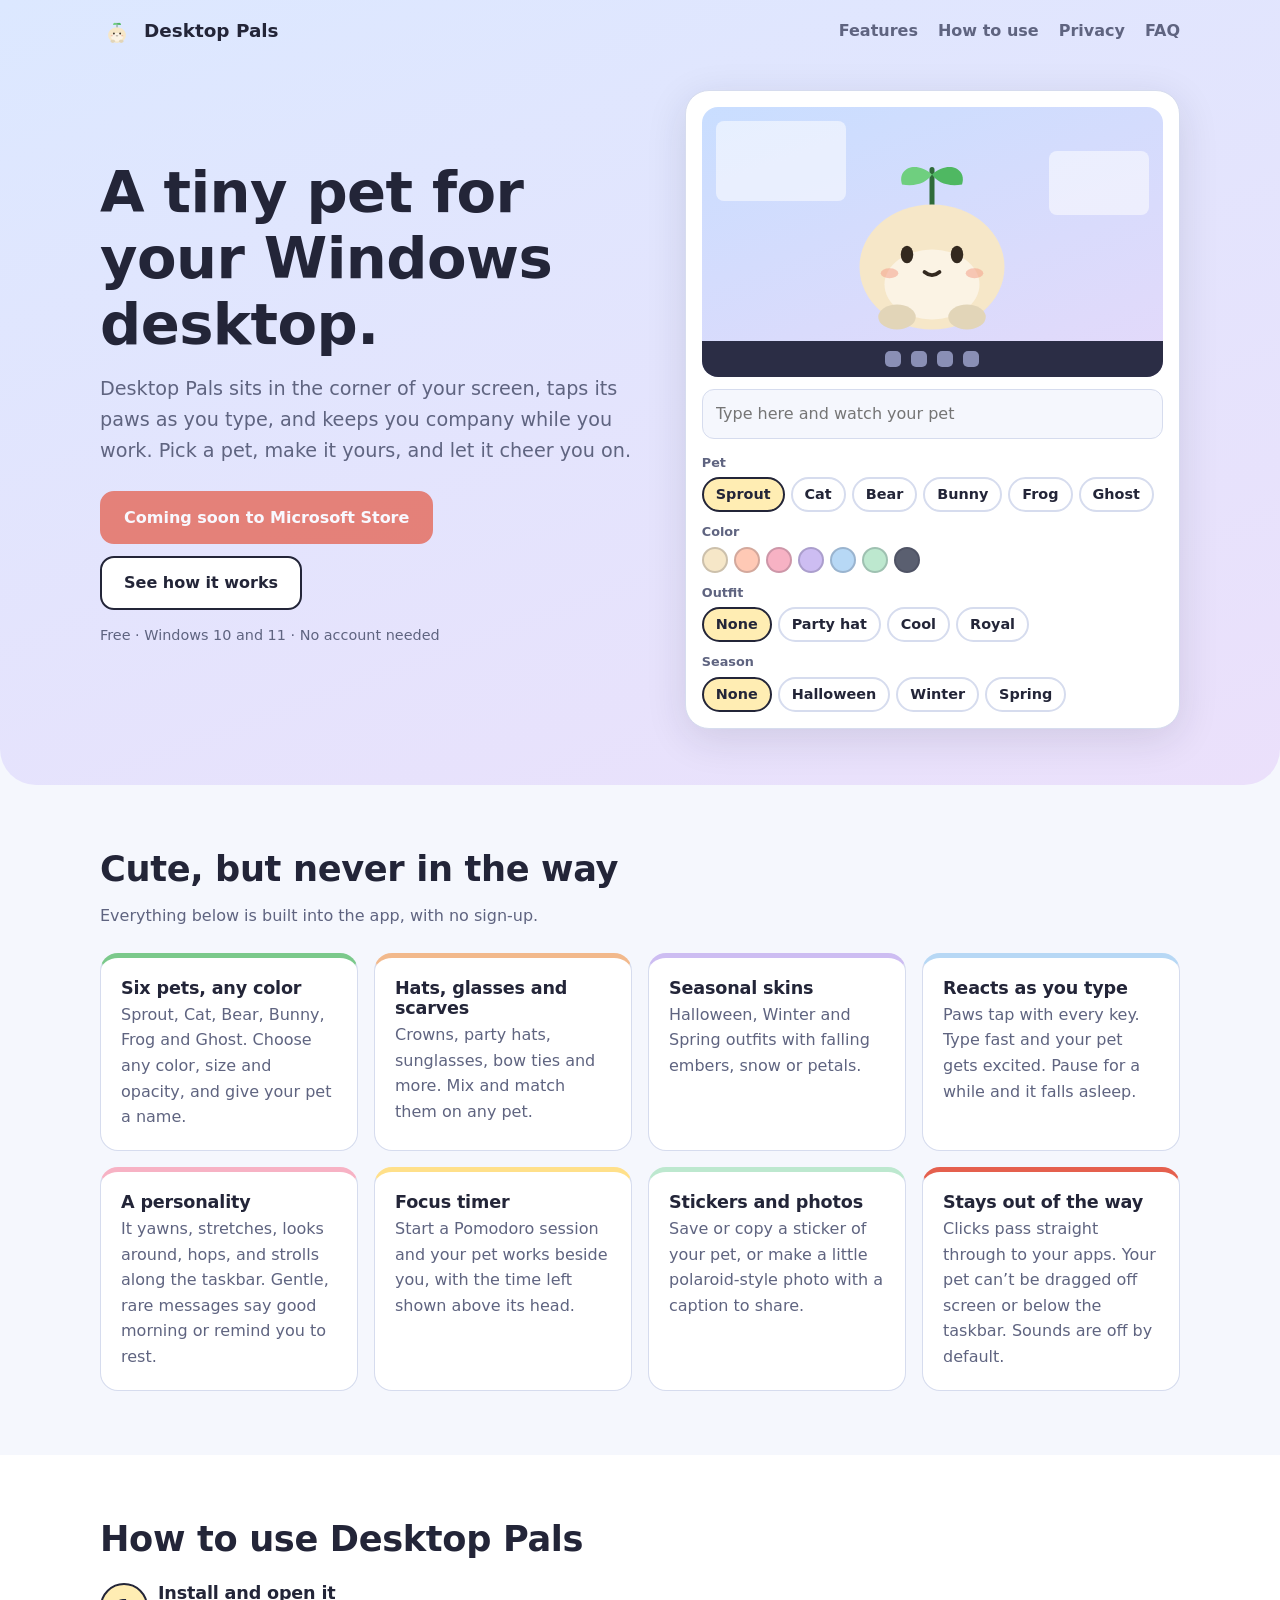
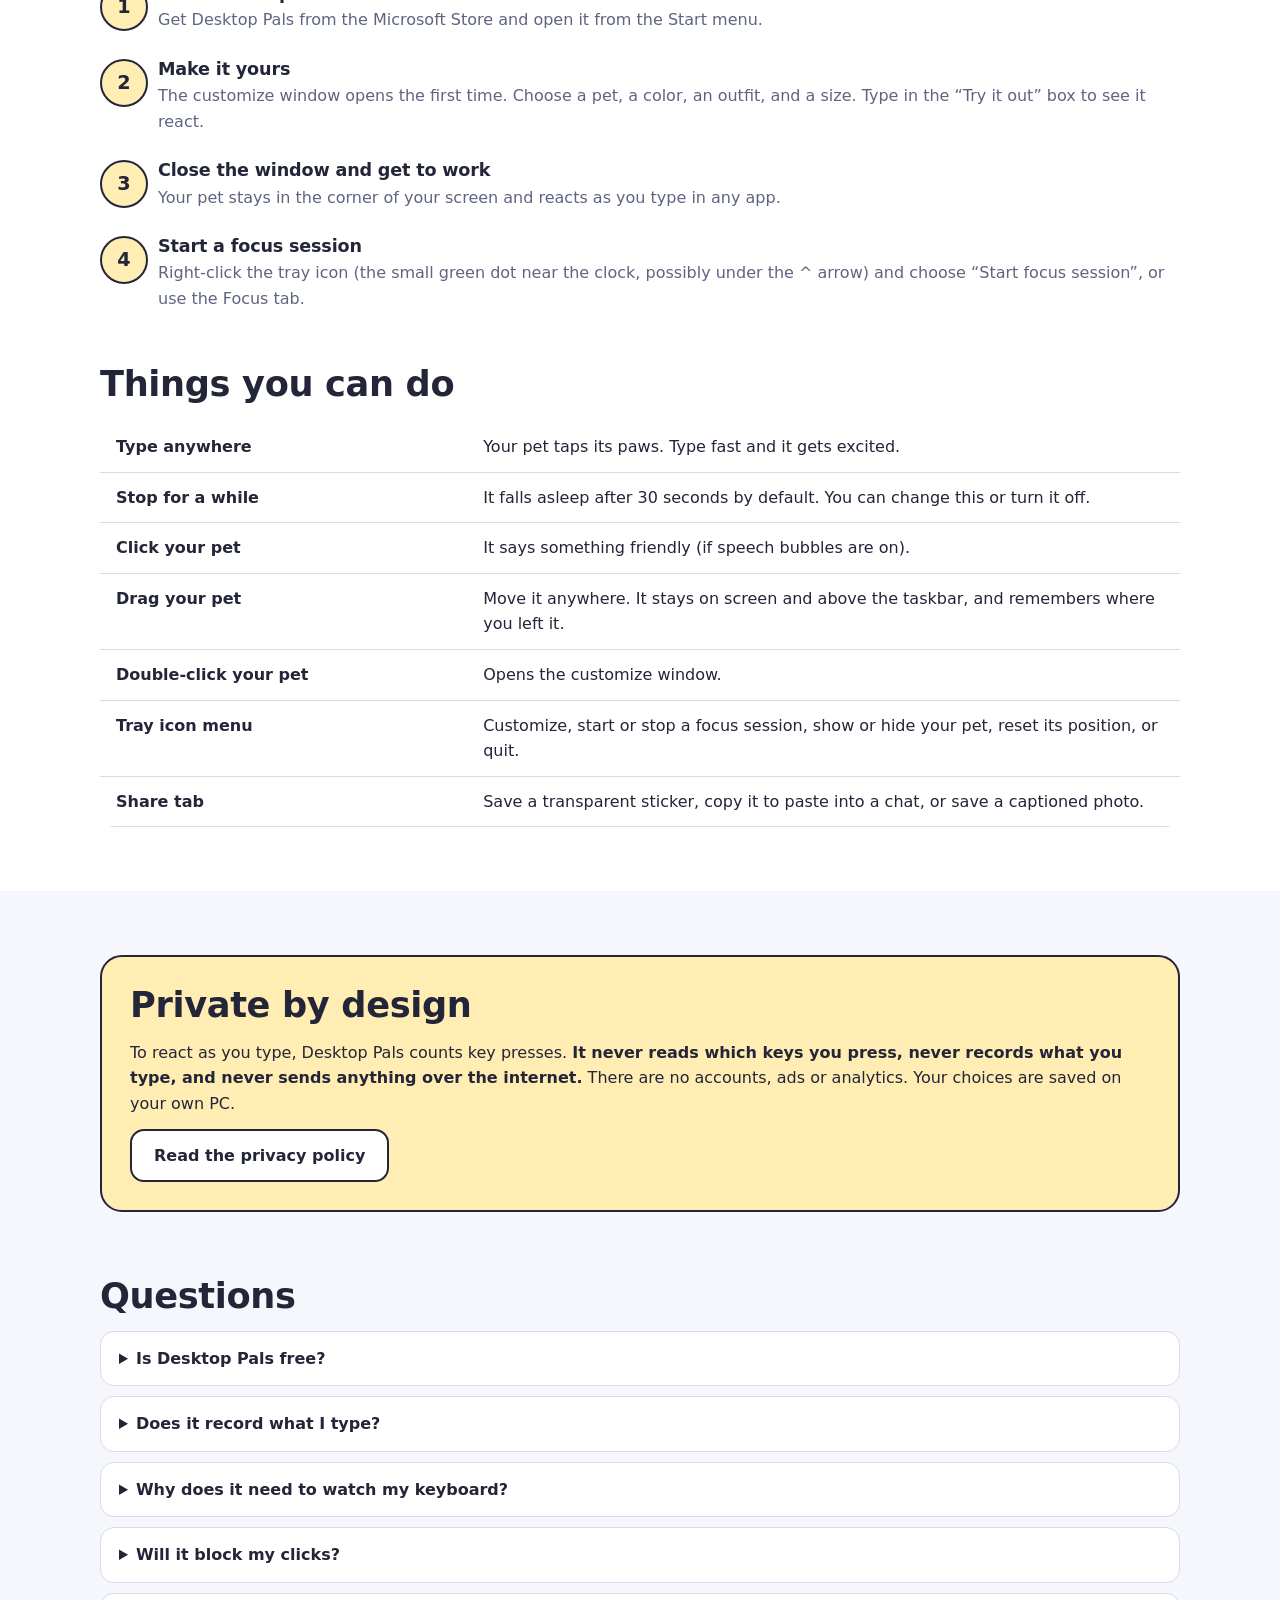
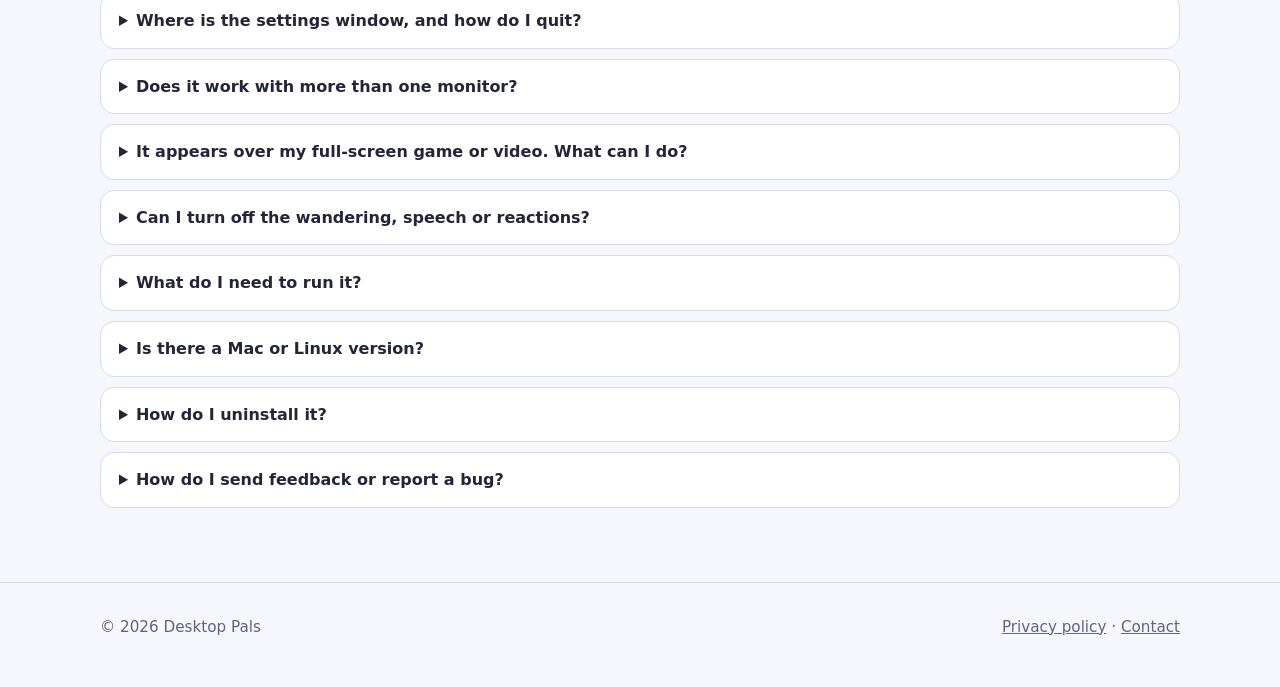
<file: index.html>
<!DOCTYPE html>
<html lang="en">
<head>
  <meta charset="utf-8">
  <meta name="viewport" content="width=device-width, initial-scale=1">
  <title>Desktop Pals: a tiny pet for your Windows desktop</title>
  <meta name="description" content="Desktop Pals is a free desktop pet for Windows that reacts as you type. Pick a pet, choose its color and outfit, and add a focus timer. Private by design.">
  <meta property="og:title" content="Desktop Pals: a tiny pet for your Windows desktop">
  <meta property="og:description" content="A small, friendly pet that taps its paws as you type. Six pets, any color, hats, a focus timer, and no tracking.">
  <meta property="og:image" content="assets/icon.png">
  <meta name="theme-color" content="#DCE8FF">
  <link rel="icon" href="assets/icon.png">
  <link rel="stylesheet" href="assets/pet.css">
  <link rel="stylesheet" href="site.css">
</head>
<body>
<header class="hero">
  <div class="wrap">
    <div class="nav">
      <a class="brand" href="#"><img src="assets/icon.png" alt="">Desktop Pals</a>
      <nav aria-label="Main">
        <a href="#features">Features</a><a href="#how">How to use</a><a href="#privacy">Privacy</a><a href="#faq">FAQ</a>
      </nav>
    </div>
    <div class="hero-grid">
      <div>
        <h1>A tiny pet for your Windows desktop.</h1>
        <p class="lead">Desktop Pals sits in the corner of your screen, taps its paws as you type, and keeps you company while you work. Pick a pet, make it yours, and let it cheer you on.</p>
        <div class="cta">
          <!-- Replace STORE_LINK with your Microsoft Store URL after approval -->
          <a class="btn primary" data-store href="STORE_LINK">Get it on Microsoft Store</a>
          <a class="btn" href="#how">See how it works</a>
        </div>
        <p class="fine">Free · Windows 10 and 11 · No account needed</p>
      </div>
      <div class="demo" aria-label="Live demo">
        <div class="stage">
          <div class="win w1"></div><div class="win w2"></div>
          <div id="demoPet"></div>
          <div class="taskbar"><span></span><span></span><span></span><span></span></div>
        </div>
        <input id="tryit" type="text" placeholder="Type here and watch your pet" autocomplete="off" aria-label="Type to try the demo">
        <div class="ctl"><b>Pet</b><div id="pets" class="chips"></div></div>
        <div class="ctl"><b>Color</b><div id="colors" class="chips"></div></div>
        <div class="ctl"><b>Outfit</b><div id="outfits" class="chips"></div></div>
        <div class="ctl"><b>Season</b><div id="seasons" class="chips"></div></div>
      </div>
    </div>
  </div>
</header>

<main>
<section id="features"><div class="wrap">
  <h2>Cute, but never in the way</h2>
  <p class="muted">Everything below is built into the app, with no sign-up.</p>
  <div class="grid">
    <div class="card" style="--c:#7BC98B"><h3>Six pets, any color</h3><p>Sprout, Cat, Bear, Bunny, Frog and Ghost. Choose any color, size and opacity, and give your pet a name.</p></div>
    <div class="card" style="--c:#F2B98C"><h3>Hats, glasses and scarves</h3><p>Crowns, party hats, sunglasses, bow ties and more. Mix and match them on any pet.</p></div>
    <div class="card" style="--c:#CDBDF2"><h3>Seasonal skins</h3><p>Halloween, Winter and Spring outfits with falling embers, snow or petals.</p></div>
    <div class="card" style="--c:#B7D8F5"><h3>Reacts as you type</h3><p>Paws tap with every key. Type fast and your pet gets excited. Pause for a while and it falls asleep.</p></div>
    <div class="card" style="--c:#F7B2C4"><h3>A personality</h3><p>It yawns, stretches, looks around, hops, and strolls along the taskbar. Gentle, rare messages say good morning or remind you to rest.</p></div>
    <div class="card" style="--c:#FFE08A"><h3>Focus timer</h3><p>Start a Pomodoro session and your pet works beside you, with the time left shown above its head.</p></div>
    <div class="card" style="--c:#BDE8CF"><h3>Stickers and photos</h3><p>Save or copy a sticker of your pet, or make a little polaroid-style photo with a caption to share.</p></div>
    <div class="card" style="--c:#E5604E"><h3>Stays out of the way</h3><p>Clicks pass straight through to your apps. Your pet can’t be dragged off screen or below the taskbar. Sounds are off by default.</p></div>
  </div>
</div></section>

<section id="how" style="background:var(--card)"><div class="wrap">
  <h2>How to use Desktop Pals</h2>
  <ol class="steps">
    <li><div><h3>Install and open it</h3><p class="muted">Get Desktop Pals from the Microsoft Store and open it from the Start menu.</p></div></li>
    <li><div><h3>Make it yours</h3><p class="muted">The customize window opens the first time. Choose a pet, a color, an outfit, and a size. Type in the “Try it out” box to see it react.</p></div></li>
    <li><div><h3>Close the window and get to work</h3><p class="muted">Your pet stays in the corner of your screen and reacts as you type in any app.</p></div></li>
    <li><div><h3>Start a focus session</h3><p class="muted">Right-click the tray icon (the small green dot near the clock, possibly under the ^ arrow) and choose “Start focus session”, or use the Focus tab.</p></div></li>
  </ol>
  <h2 style="margin-top:40px">Things you can do</h2>
  <table>
    <tr><th>Type anywhere</th><td>Your pet taps its paws. Type fast and it gets excited.</td></tr>
    <tr><th>Stop for a while</th><td>It falls asleep after 30 seconds by default. You can change this or turn it off.</td></tr>
    <tr><th>Click your pet</th><td>It says something friendly (if speech bubbles are on).</td></tr>
    <tr><th>Drag your pet</th><td>Move it anywhere. It stays on screen and above the taskbar, and remembers where you left it.</td></tr>
    <tr><th>Double-click your pet</th><td>Opens the customize window.</td></tr>
    <tr><th>Tray icon menu</th><td>Customize, start or stop a focus session, show or hide your pet, reset its position, or quit.</td></tr>
    <tr><th>Share tab</th><td>Save a transparent sticker, copy it to paste into a chat, or save a captioned photo.</td></tr>
  </table>
</div></section>

<section id="privacy"><div class="wrap"><div class="callout">
  <h2>Private by design</h2>
  <p>To react as you type, Desktop Pals counts key presses. <strong>It never reads which keys you press, never records what you type, and never sends anything over the internet.</strong> There are no accounts, ads or analytics. Your choices are saved on your own PC.</p>
  <a class="btn" href="privacy.html">Read the privacy policy</a>
</div></div></section>

<section id="faq" style="padding-top:0"><div class="wrap">
  <h2>Questions</h2>
  <details><summary>Is Desktop Pals free?</summary><p>Yes. There are no ads, accounts, or in-app purchases.</p></details>
  <details><summary>Does it record what I type?</summary><p>No. It only counts that a key was pressed so your pet can animate. It cannot tell which key it was, and nothing about your typing is stored or sent anywhere.</p></details>
  <details><summary>Why does it need to watch my keyboard?</summary><p>So your pet can react when you type in any app, not just its own window. The listener only counts presses.</p></details>
  <details><summary>Will it block my clicks?</summary><p>No. Clicks pass straight through to the apps underneath. Only the pet itself can be clicked or dragged.</p></details>
  <details><summary>Where is the settings window, and how do I quit?</summary><p>Double-click your pet, or find the small green dot in the system tray near the clock (it may be under the ^ arrow). Right-click it for the menu, which includes Quit.</p></details>
  <details><summary>Does it work with more than one monitor?</summary><p>Yes. Drag it to any screen. It stays on screen and above that screen’s taskbar.</p></details>
  <details><summary>It appears over my full-screen game or video. What can I do?</summary><p>Your pet floats above other windows. Right-click the tray icon and untick “Show pet” while you play or watch, then tick it again afterwards.</p></details>
  <details><summary>Can I turn off the wandering, speech or reactions?</summary><p>Yes. The Behavior tab lets you switch off idle antics, strolling, speech bubbles and gentle reactions. Sounds are off until you turn them on.</p></details>
  <details><summary>What do I need to run it?</summary><p>A PC running Windows 10 or 11.</p></details>
  <details><summary>Is there a Mac or Linux version?</summary><p>Not yet. Desktop Pals is Windows only for now.</p></details>
  <details><summary>How do I uninstall it?</summary><p>Open Windows Settings, go to Apps, find Desktop Pals, and choose Uninstall.</p></details>
  <details><summary>How do I send feedback or report a bug?</summary><p>Email <a href="mailto:workwithadibaa@gmail.com">workwithadibaa@gmail.com</a>. We’d love to hear which pet you picked.</p></details>
</div></section>
</main>

<footer><div class="wrap">
  <span>© 2026 Desktop Pals</span>
  <span><a href="privacy.html">Privacy policy</a> · <a href="mailto:workwithadibaa@gmail.com">Contact</a></span>
</div></footer>

<script src="assets/pets.js"></script>
<script src="assets/pet-view.js"></script>
<script src="site.js"></script>
</body>
</html>
</file>
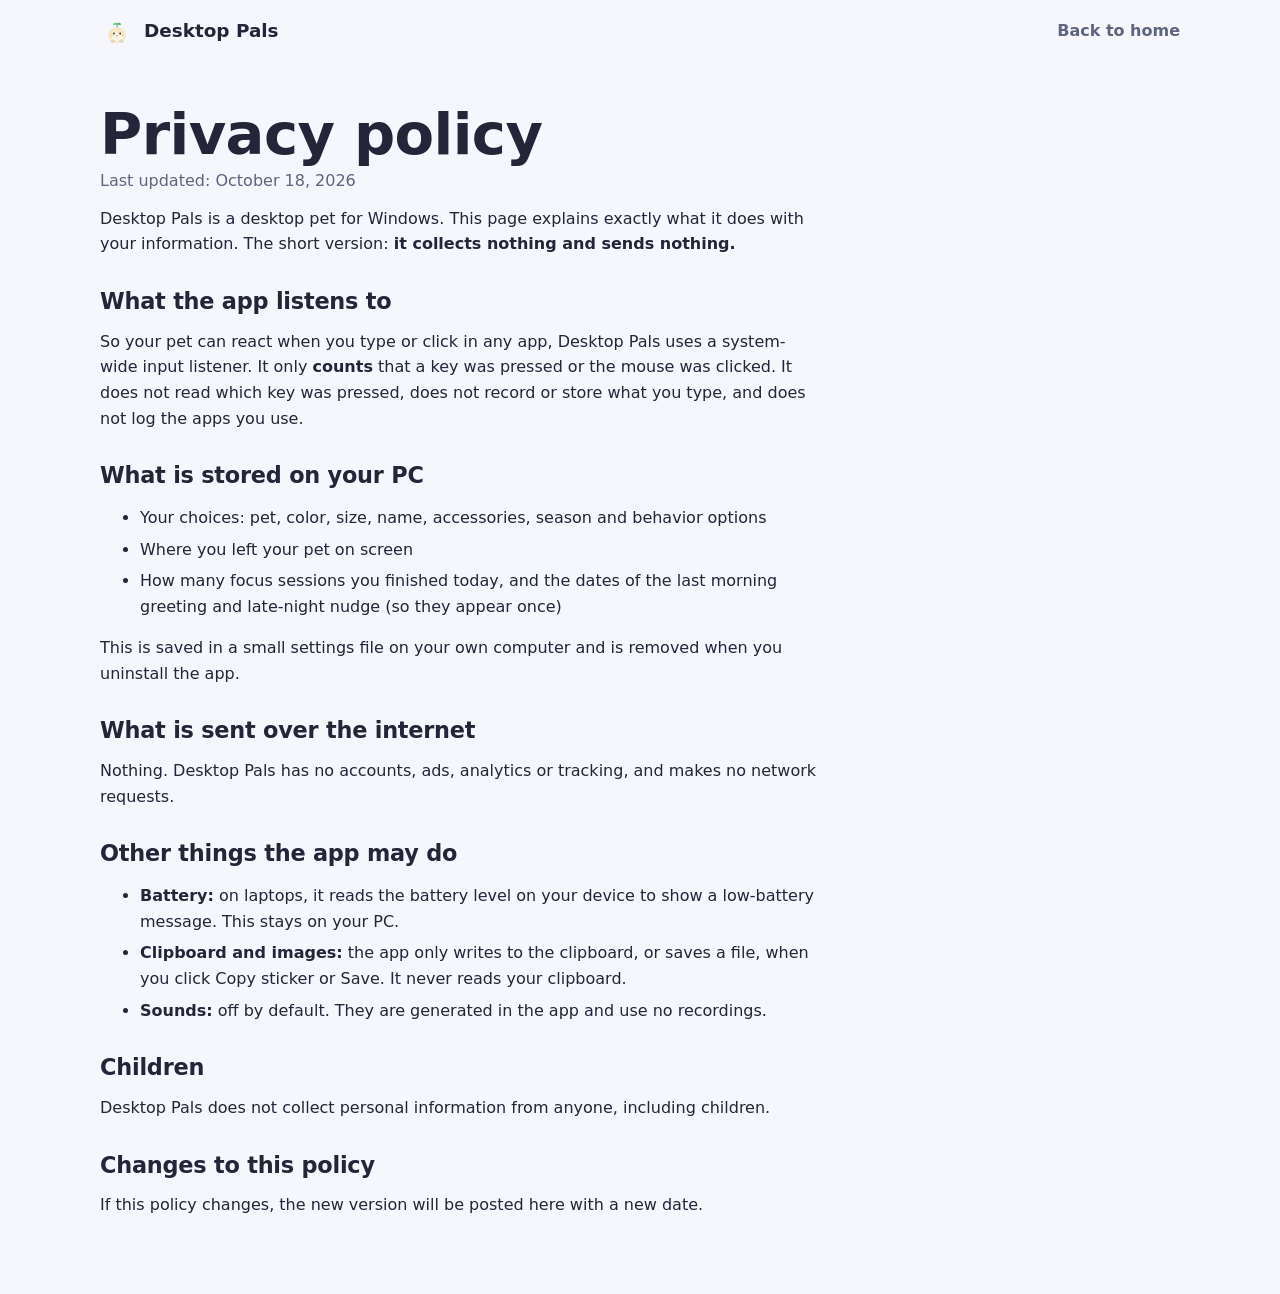
<file: privacy.html>
<!DOCTYPE html>
<html lang="en">
<head>
  <meta charset="utf-8">
  <meta name="viewport" content="width=device-width, initial-scale=1">
  <title>Privacy policy · Desktop Pals</title>
  <meta name="description" content="Desktop Pals counts key presses to animate your pet. It never records what you type and sends no data anywhere.">
  <link rel="icon" href="assets/icon.png">
  <link rel="stylesheet" href="site.css">
</head>
<body>
<div class="wrap">
  <div class="nav"><a class="brand" href="index.html"><img src="assets/icon.png" alt="">Desktop Pals</a><nav aria-label="Main"><a href="index.html">Back to home</a></nav></div>
  <article class="doc">
    <h1>Privacy policy</h1>
    <p class="muted">Last updated: October 18, 2026</p>
    <p>Desktop Pals is a desktop pet for Windows. This page explains exactly what it does with your information. The short version: <strong>it collects nothing and sends nothing.</strong></p>

    <h2>What the app listens to</h2>
    <p>So your pet can react when you type or click in any app, Desktop Pals uses a system-wide input listener. It only <strong>counts</strong> that a key was pressed or the mouse was clicked. It does not read which key was pressed, does not record or store what you type, and does not log the apps you use.</p>

    <h2>What is stored on your PC</h2>
    <ul>
      <li>Your choices: pet, color, size, name, accessories, season and behavior options</li>
      <li>Where you left your pet on screen</li>
      <li>How many focus sessions you finished today, and the dates of the last morning greeting and late-night nudge (so they appear once)</li>
    </ul>
    <p>This is saved in a small settings file on your own computer and is removed when you uninstall the app.</p>

    <h2>What is sent over the internet</h2>
    <p>Nothing. Desktop Pals has no accounts, ads, analytics or tracking, and makes no network requests.</p>

    <h2>Other things the app may do</h2>
    <ul>
      <li><strong>Battery:</strong> on laptops, it reads the battery level on your device to show a low-battery message. This stays on your PC.</li>
      <li><strong>Clipboard and images:</strong> the app only writes to the clipboard, or saves a file, when you click Copy sticker or Save. It never reads your clipboard.</li>
      <li><strong>Sounds:</strong> off by default. They are generated in the app and use no recordings.</li>
    </ul>

    <h2>Children</h2>
    <p>Desktop Pals does not collect personal information from anyone, including children.</p>

    <h2>Changes to this policy</h2>
    <p>If this policy changes, the new version will be posted here with a new date.</p>

  </article>
</div>
</body>
</html>
</file>
<file: assets/pet.css>
/* ---- the pet ---- */
.pet {
  position: absolute;
  left: 50%;
  transform: translateX(-50%);
  width: calc(160px * var(--s, 1));
  height: calc(150px * var(--s, 1));
  cursor: grab;
  user-select: none;
  -webkit-user-select: none;
}
.pet:active { cursor: grabbing; }

.art { position: relative; width: 100%; height: 100%; transform-origin: 50% 100%; }
.art.flip { transform: scaleX(-1); }
.art svg {
  display: block;
  width: 100%;
  height: 100%;
  overflow: visible;
  transform-origin: 50% 100%;
  animation: breathe 3.2s ease-in-out infinite;
}
@keyframes breathe { 50% { transform: scale(1.02, .98); } }

/* ---- svg parts (colors come from CSS variables) ---- */
.body { fill: var(--body); }
.belly { fill: var(--belly); }
.paw { fill: var(--paw); }
.accent { fill: var(--accent); }
.ink { fill: var(--ink); }
.eye-white { fill: #fff; }
.pupil { fill: #33291F; }
.cheek { fill: #F4A08A; opacity: .55; }
.ink-stroke { fill: none; stroke: var(--ink); stroke-width: 3; stroke-linecap: round; stroke-linejoin: round; }
.whisker { fill: none; stroke: var(--ink); stroke-width: 2; stroke-linecap: round; opacity: .45; }

/* ---- accessories ---- */
.acc { fill: var(--acc); }
.acc-dark { fill: var(--acc-dark); }
.acc-light { fill: var(--acc-light); }
.acc-soft { fill: var(--acc); opacity: .6; }
.acc-stroke { fill: none; stroke: var(--acc); stroke-width: 3; stroke-linecap: round; stroke-linejoin: round; }
.acc-line { fill: none; stroke: var(--acc-dark); stroke-width: 2; stroke-linecap: round; }
.acc-band { fill: none; stroke: var(--acc); stroke-width: 7; stroke-linecap: round; }
.lens { fill: #fff; opacity: .25; }
.has-hat .sprout-part { display: none; }   /* the sprout makes way for a hat */

/* ---- eyes ---- */
.eyes { transition: transform .35s ease; }
.eyes-closed { display: none; }
.pet[data-mood="sleep"] .eyes,
.pet[data-act="yawn"] .eyes,
.pet[data-act="stretch"] .eyes { display: none; }
.pet[data-mood="sleep"] .eyes-closed,
.pet[data-act="yawn"] .eyes-closed,
.pet[data-act="stretch"] .eyes-closed { display: block; }
.eye { transform-box: fill-box; transform-origin: center; animation: blink 5s infinite; }
@keyframes blink { 0%, 94%, 100% { transform: scaleY(1); } 97% { transform: scaleY(.1); } }

/* ---- paws tap on each key ---- */
.paw { transition: transform .06s ease-out; transform-box: fill-box; transform-origin: center; }
.paw.down { transform: translateY(-14px); }

/* ---- moods ---- */
.pet[data-mood="typing"] .art svg { animation: bob .25s ease-in-out infinite; }
.pet[data-mood="fire"] .art svg { animation: bob .15s ease-in-out infinite; }
.pet[data-mood="sleep"] .art svg { animation-duration: 5s; }
@keyframes bob { 50% { transform: translateY(-3px) rotate(-1deg); } }

/* ---- idle personality (acts) ---- */
.yawn { display: none; }
.pet[data-act="yawn"] .yawn { display: block; }
.pet[data-act="look-left"] .eyes { transform: translateX(-4px); }
.pet[data-act="look-right"] .eyes { transform: translateX(4px); }
.pet[data-act="yawn"] .art svg { animation: yawn 2s ease-in-out; }
.pet[data-act="stretch"] .art svg { animation: stretch 1.5s ease-in-out; }
.pet[data-act="stretch"] .paw { transform: translateY(-24px); }
.pet[data-act="hop"] .art svg { animation: hop .5s ease-out 2; }
.pet[data-act="walk"] .art svg { animation: waddle .5s ease-in-out infinite; }
@keyframes yawn { 30%, 70% { transform: scale(.97, 1.07); } }
@keyframes stretch { 35%, 65% { transform: scale(.93, 1.12); } }
@keyframes hop { 40% { transform: translateY(-16px); } }
@keyframes waddle {
  0%, 100% { transform: rotate(-4deg) translateY(0); }
  50% { transform: rotate(4deg) translateY(-5px); }
}

.glow {
  position: absolute;
  inset: 15% -8% -4% -8%;
  border-radius: 50%;
  background: radial-gradient(circle, rgba(255,140,40,.65), rgba(255,90,20,0) 70%);
  opacity: 0;
  transition: opacity .25s;
  pointer-events: none;
}
.pet[data-mood="fire"] .glow { opacity: 1; animation: flicker .3s infinite alternate; }
@keyframes flicker { to { transform: scale(1.08); opacity: .75; } }

.zzz {
  position: absolute;
  top: 0;
  right: -4%;
  font-weight: 600;
  font-size: max(9px, calc(15px * var(--s, 1)));
  letter-spacing: 2px;
  color: #6b7a99;
  opacity: 0;
  pointer-events: none;
}
.pet[data-mood="sleep"] .zzz { opacity: 1; animation: float 2.4s ease-in-out infinite; }
@keyframes float { 50% { transform: translateY(-6px); } }

/* ---- speech bubble and focus timer pill ---- */
.bubble {
  position: absolute;
  bottom: calc(100% + 4px);
  left: 50%;
  transform: translateX(-50%);
  width: max-content;
  max-width: 200px;
  padding: 7px 11px;
  font: 13px/1.35 "Segoe UI", system-ui, sans-serif;
  color: #33291f;
  text-align: center;
  background: #fffdf5;
  border: 2px solid #33291f;
  border-radius: 12px;
  pointer-events: none;
  z-index: 5;
  animation: pop .18s ease-out;
}
.bubble[hidden] { display: none; }
@keyframes pop { from { transform: translateX(-50%) scale(.85); opacity: 0; } }

.focus-pill {
  position: absolute;
  bottom: calc(100% + 3px);
  left: 50%;
  transform: translateX(-50%);
  padding: 1px 9px;
  font: 600 11px/1.6 "Segoe UI", system-ui, sans-serif;
  color: #33291f;
  white-space: nowrap;
  background: #FFD9D2;
  border: 2px solid #33291f;
  border-radius: 999px;
  pointer-events: none;
  z-index: 4;
}
.focus-pill[hidden] { display: none; }
.pet[data-focus="break"] .focus-pill { background: #D3F0DC; }
.pet[data-focus] .bubble { bottom: calc(100% + 30px); }

/* ---- seasonal particles ---- */
.fx { position: absolute; inset: -35% -55% 0 -55%; pointer-events: none; overflow: hidden; }
.fx i {
  position: absolute;
  display: block;
  left: var(--x);
  top: -5%;
  width: var(--sz);
  height: var(--sz);
  opacity: 0;
}
.fx[data-fx="snow"] i {
  background: #fff;
  border-radius: 50%;
  box-shadow: 0 0 3px rgba(80, 100, 160, .5);
  animation: fall var(--dur) linear var(--delay) infinite;
}
.fx[data-fx="petal"] i {
  width: calc(var(--sz) * 1.5);
  height: var(--sz);
  background: #F9B4CE;
  border-radius: 80% 20% 80% 20%;
  animation: fall var(--dur) linear var(--delay) infinite, sway 2.6s ease-in-out var(--delay) infinite alternate;
}
.fx[data-fx="ember"] i {
  top: 100%;
  background: radial-gradient(circle, #FFD08A, #FF8A2B);
  border-radius: 50%;
  box-shadow: 0 0 6px rgba(255, 140, 40, .8);
  animation: rise var(--dur) ease-out var(--delay) infinite;
}
@keyframes fall { 0% { top: -5%; opacity: 0; } 10% { opacity: .95; } 100% { top: 100%; opacity: 0; } }
@keyframes rise { 0% { top: 100%; opacity: 0; } 20% { opacity: .95; } 100% { top: 5%; opacity: 0; } }
@keyframes sway { from { margin-left: -8px; transform: rotate(-30deg); } to { margin-left: 8px; transform: rotate(40deg); } }

@media (prefers-reduced-motion: reduce) {
  .art svg, .eye, .glow, .zzz, .fx i { animation: none !important; }
}
</file>
<file: site.css>
:root {
  color-scheme: light dark;
  --bg: #F5F7FD; --card: #FFFFFF; --ink: #232538; --muted: #5F6480; --line: #D6DCEE;
  --pick: #FFEDB3; --accent: #E5604E; --hero: linear-gradient(160deg, #DCE8FF, #EBE0FB);
}
@media (prefers-color-scheme: dark) {
  :root { --bg: #171826; --card: #212339; --ink: #F1F2FA; --muted: #A5A9C4; --line: #353859;
          --pick: #4A4224; --accent: #FF8573; --hero: linear-gradient(160deg, #23294A, #2F2650); }
}
* { box-sizing: border-box; }
html { scroll-behavior: smooth; }
body { margin: 0; background: var(--bg); color: var(--ink);
  font: 16px/1.6 "Segoe UI Variable Text", "Segoe UI", system-ui, sans-serif; }
a { color: inherit; }
.wrap { width: min(1080px, 100% - 40px); margin-inline: auto; }
h1, h2, h3 { font-family: "Segoe UI Variable Display", "Segoe UI", system-ui, sans-serif; line-height: 1.15; letter-spacing: -.01em; margin: 0; }
h1 { font-size: clamp(2.2rem, 5vw, 3.6rem); }
h2 { font-size: clamp(1.6rem, 3vw, 2.2rem); margin-bottom: 14px; }
h3 { font-size: 1.1rem; margin-bottom: 4px; }
p { margin: 0 0 12px; }
.muted { color: var(--muted); }
section { padding: 64px 0; }

/* nav */
.nav { display: flex; align-items: center; justify-content: space-between; gap: 16px; padding: 14px 0; flex-wrap: wrap; }
.brand { display: flex; align-items: center; gap: 10px; font-weight: 700; font-size: 1.15rem; text-decoration: none; }
.brand img { width: 34px; height: 34px; }
.nav nav { display: flex; gap: 20px; align-items: center; flex-wrap: wrap; }
.nav nav a { text-decoration: none; color: var(--muted); font-weight: 600; }
.nav nav a:hover { color: var(--ink); }

/* buttons */
.btn { display: inline-block; padding: 12px 22px; font: inherit; font-weight: 700; text-decoration: none; color: var(--ink);
  background: var(--card); border: 2px solid var(--ink); border-radius: 14px; cursor: pointer; }
.btn.primary { background: var(--accent); border-color: var(--accent); color: #fff; }
.btn[aria-disabled="true"] { opacity: .75; cursor: default; }
.btn.small { padding: 8px 16px; }

/* hero */
.hero { background: var(--hero); border-radius: 0 0 36px 36px; padding-bottom: 56px; }
.hero-grid { display: grid; grid-template-columns: 1.1fr 1fr; gap: 40px; align-items: center; padding-top: 28px; }
.hero p.lead { font-size: 1.2rem; color: var(--muted); margin: 16px 0 24px; max-width: 34em; }
.cta { display: flex; gap: 12px; flex-wrap: wrap; }
.fine { margin-top: 14px; font-size: .9rem; color: var(--muted); }

/* live demo */
.demo { background: var(--card); border: 1px solid var(--line); border-radius: 24px; padding: 16px; box-shadow: 0 10px 40px rgba(35,37,56,.12); }
.stage { position: relative; height: 270px; overflow: hidden; border-radius: 16px; background: linear-gradient(160deg, #C9DEFF, #E4D9FA); }
.stage .win { position: absolute; background: rgba(255,255,255,.55); border-radius: 8px; }
.stage .w1 { left: 14px; top: 14px; width: 130px; height: 80px; } .stage .w2 { right: 14px; top: 44px; width: 100px; height: 64px; }
.stage .pet { bottom: 38px; cursor: pointer; }
.taskbar { position: absolute; inset: auto 0 0 0; height: 36px; background: #2B2D45; display: flex; justify-content: center; align-items: center; gap: 10px; z-index: 2; }
.taskbar span { width: 16px; height: 16px; border-radius: 5px; background: #8A8FB5; }
.demo input[type="text"] { width: 100%; margin: 12px 0 4px; padding: 11px 13px; font: inherit; color: var(--ink); background: var(--bg); border: 1px solid var(--line); border-radius: 12px; }
.ctl { margin-top: 10px; }
.ctl b { display: block; font-size: .8rem; color: var(--muted); margin-bottom: 4px; }
.chips { display: flex; flex-wrap: wrap; gap: 6px; }
.chip { padding: 4px 12px; font: inherit; font-size: .9rem; font-weight: 600; color: var(--ink); background: var(--card); border: 2px solid var(--line); border-radius: 999px; cursor: pointer; }
.chip[aria-pressed="true"] { background: var(--pick); border-color: var(--ink); }
.dot { width: 26px; height: 26px; padding: 0; border-radius: 50%; border: 2px solid rgba(35,37,56,.2); cursor: pointer; }
.dot[aria-pressed="true"] { outline: 3px solid var(--ink); outline-offset: 2px; }

/* features, steps, faq */
.grid { display: grid; grid-template-columns: repeat(auto-fit, minmax(240px, 1fr)); gap: 16px; margin-top: 24px; }
.card { background: var(--card); border: 1px solid var(--line); border-radius: 18px; padding: 20px; border-top: 5px solid var(--c, var(--accent)); }
.card p { color: var(--muted); margin: 0; }
.steps { counter-reset: s; list-style: none; padding: 0; margin: 24px 0 0; display: grid; gap: 14px; }
.steps li { counter-increment: s; display: grid; grid-template-columns: 44px 1fr; gap: 14px; align-items: start; }
.steps li::before { content: counter(s); display: grid; place-items: center; width: 44px; height: 44px; font-weight: 800; font-size: 1.2rem;
  background: var(--pick); border: 2px solid var(--ink); border-radius: 50%; }
table { width: 100%; border-collapse: collapse; margin-top: 18px; background: var(--card); border-radius: 14px; overflow: hidden; }
th, td { text-align: left; padding: 12px 16px; border-bottom: 1px solid var(--line); vertical-align: top; }
th { width: 34%; font-weight: 700; }
.callout { background: var(--pick); border: 2px solid var(--ink); border-radius: 22px; padding: 28px; }
details { background: var(--card); border: 1px solid var(--line); border-radius: 14px; padding: 14px 18px; margin-bottom: 10px; }
summary { cursor: pointer; font-weight: 700; }
details p { margin: 10px 0 0; color: var(--muted); }
footer { padding: 32px 0 48px; border-top: 1px solid var(--line); color: var(--muted); font-size: .95rem; }
footer .wrap { display: flex; justify-content: space-between; gap: 12px; flex-wrap: wrap; }
.doc { max-width: 720px; padding: 40px 0 64px; }
.doc h2 { margin-top: 32px; font-size: 1.4rem; }
.doc li { margin-bottom: 6px; }
:focus-visible { outline: 3px solid var(--accent); outline-offset: 2px; }
@media (max-width: 860px) { .hero-grid { grid-template-columns: 1fr; } section { padding: 48px 0; } }
</file>
